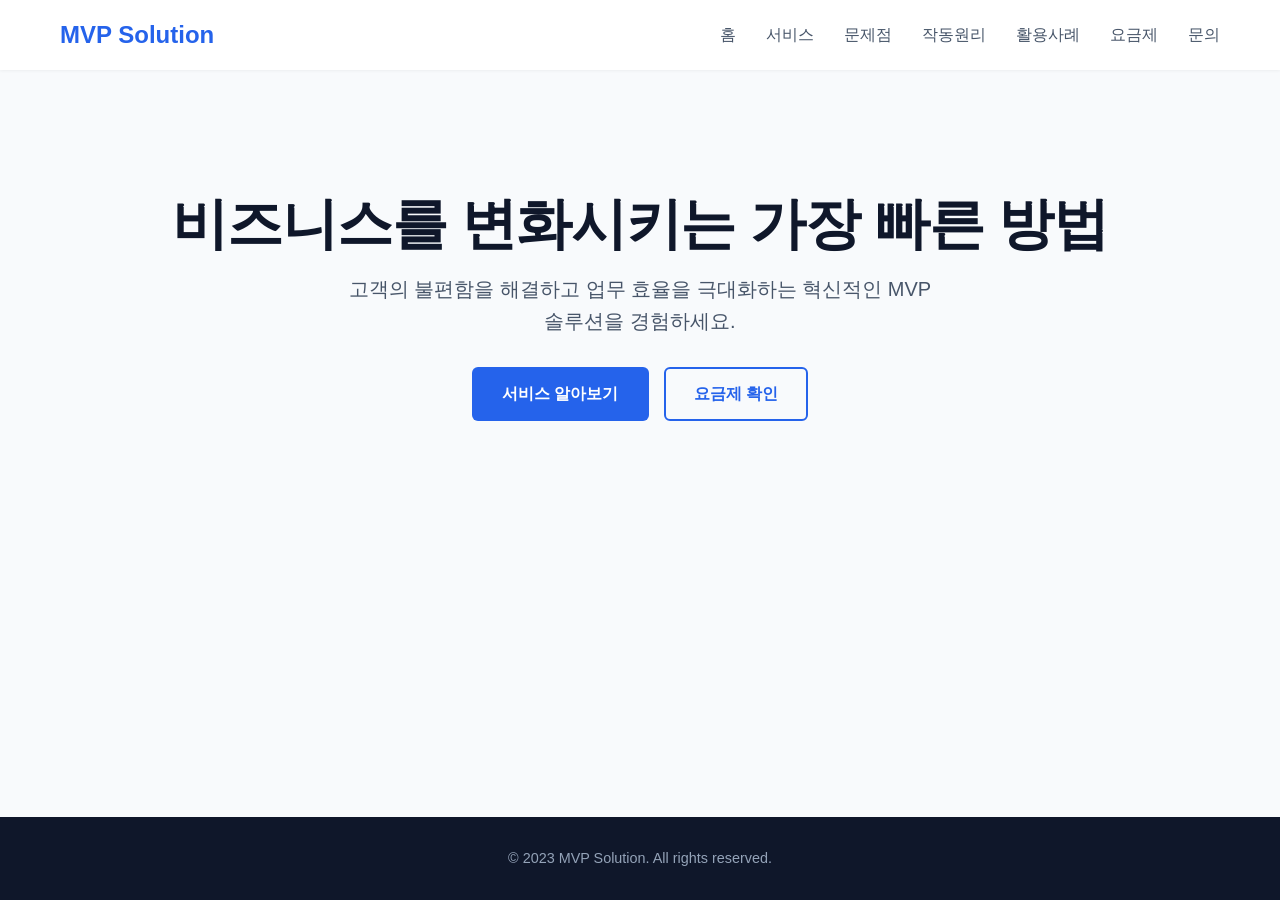
<file: index.html>
<!DOCTYPE html>
<html lang='ko'>
<head>
  <meta charset='UTF-8'>
  <meta name='viewport' content='width=device-width, initial-scale=1.0'>
  <title>MVP 솔루션 - 홈</title>
  <link rel='stylesheet' href='assets/css/style.css'>
</head>
<body>
  <header class='navbar'>
    <div class='container nav-container'>
      <a href='index.html' class='logo'>MVP Solution</a>
      <button class='menu-toggle' id='mobile-menu-btn' aria-label='메뉴 열기'>☰</button>
      <nav class='nav-menu' id='nav-menu'>
        <a href='index.html'>홈</a>
        <a href='service.html'>서비스</a>
        <a href='problem.html'>문제점</a>
        <a href='how-it-works.html'>작동원리</a>
        <a href='use-cases.html'>활용사례</a>
        <a href='pricing.html'>요금제</a>
        <a href='contact.html'>문의</a>
      </nav>
    </div>
  </header>
  <main class='container section text-center hero-section'>
    <h1 class='hero-title'>비즈니스를 변화시키는 가장 빠른 방법</h1>
    <p class='hero-desc'>고객의 불편함을 해결하고 업무 효율을 극대화하는 혁신적인 MVP 솔루션을 경험하세요.</p>
    <div class='btn-group'>
      <a href='service.html' class='btn btn-primary'>서비스 알아보기</a>
      <a href='pricing.html' class='btn btn-outline'>요금제 확인</a>
    </div>
  </main>
  <footer>
    <div class='container text-center'>
      <p>&copy; 2023 MVP Solution. All rights reserved.</p>
    </div>
  </footer>
  <script src='assets/js/main.js'></script>
</body>
</html>
</file>
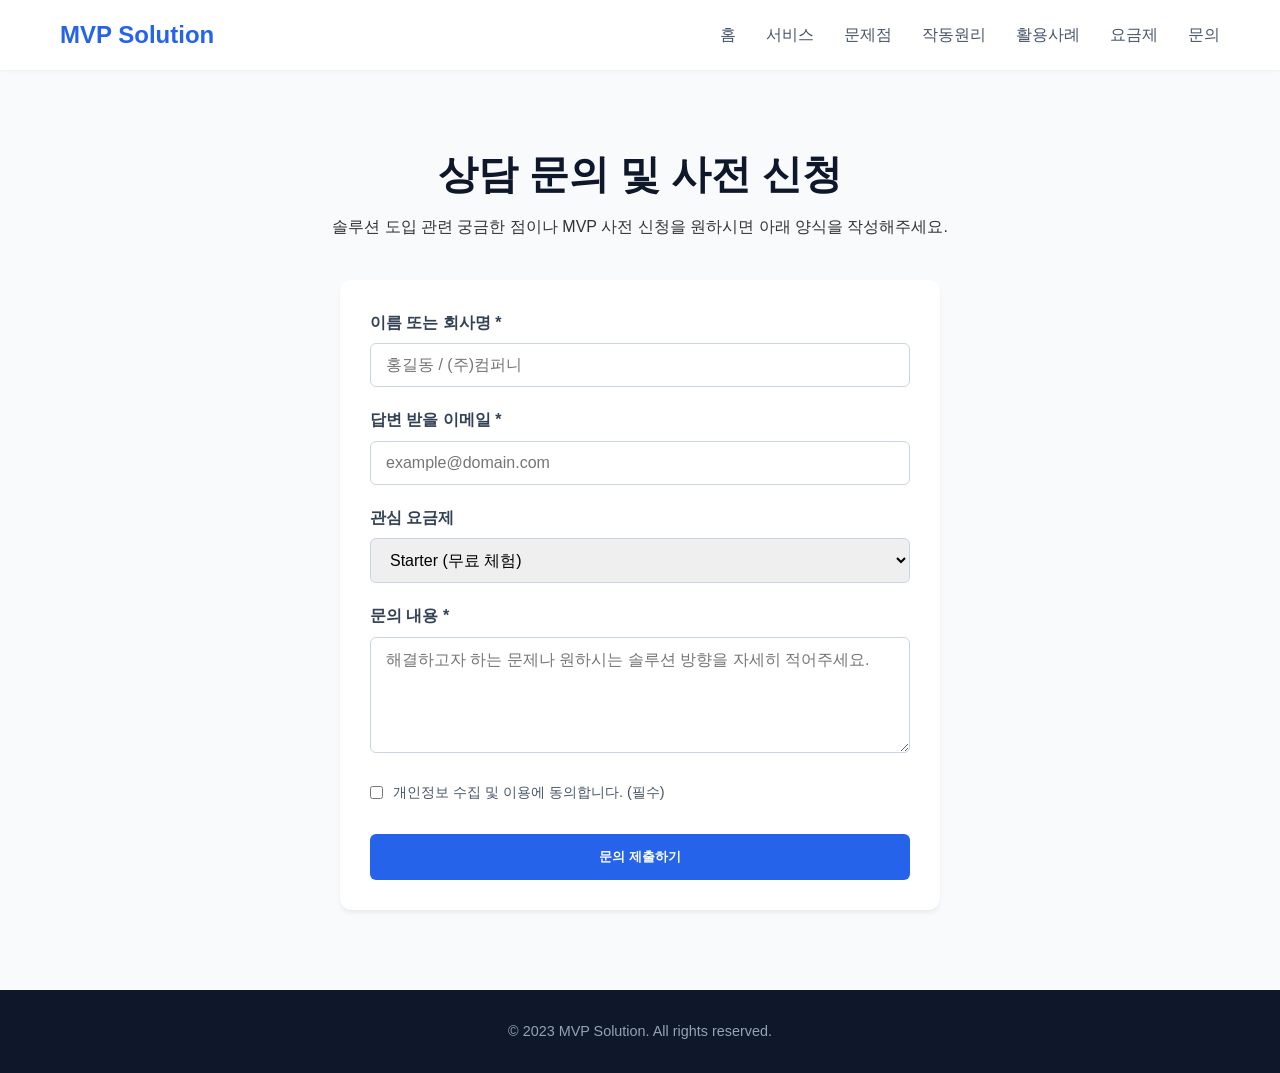
<file: contact.html>
<!DOCTYPE html>
<html lang='ko'>
<head>
  <meta charset='UTF-8'>
  <meta name='viewport' content='width=device-width, initial-scale=1.0'>
  <title>MVP 솔루션 - 문의하기</title>
  <link rel='stylesheet' href='assets/css/style.css'>
</head>
<body>
  <header class='navbar'>
    <div class='container nav-container'>
      <a href='index.html' class='logo'>MVP Solution</a>
      <button class='menu-toggle' id='mobile-menu-btn' aria-label='메뉴 열기'>☰</button>
      <nav class='nav-menu' id='nav-menu'>
        <a href='index.html'>홈</a>
        <a href='service.html'>서비스</a>
        <a href='problem.html'>문제점</a>
        <a href='how-it-works.html'>작동원리</a>
        <a href='use-cases.html'>활용사례</a>
        <a href='pricing.html'>요금제</a>
        <a href='contact.html'>문의</a>
      </nav>
    </div>
  </header>
  <main class='container section'>
    <h1 class='text-center'>상담 문의 및 사전 신청</h1>
    <p class='text-center mb-40'>솔루션 도입 관련 궁금한 점이나 MVP 사전 신청을 원하시면 아래 양식을 작성해주세요.</p>
    <div class='card form-container'>
      <form id='contactForm'>
        <div class='form-group'>
          <label for='name'>이름 또는 회사명 *</label>
          <input type='text' id='name' class='form-control' required placeholder='홍길동 / (주)컴퍼니'>
        </div>
        <div class='form-group'>
          <label for='email'>답변 받을 이메일 *</label>
          <input type='email' id='email' class='form-control' required placeholder='example@domain.com'>
        </div>
        <div class='form-group'>
          <label for='interest'>관심 요금제</label>
          <select id='interest' class='form-control'>
            <option value='starter'>Starter (무료 체험)</option>
            <option value='pro'>Professional (사전 신청)</option>
            <option value='enterprise'>Enterprise (도입 문의)</option>
          </select>
        </div>
        <div class='form-group'>
          <label for='message'>문의 내용 *</label>
          <textarea id='message' class='form-control' rows='5' required placeholder='해결하고자 하는 문제나 원하시는 솔루션 방향을 자세히 적어주세요.'></textarea>
        </div>
        <div class='checkbox-group'>
          <input type='checkbox' id='privacy' required>
          <label for='privacy'>개인정보 수집 및 이용에 동의합니다. (필수)</label>
        </div>
        <button type='submit' class='btn btn-primary btn-block'>문의 제출하기</button>
      </form>
    </div>
  </main>
  <footer>
    <div class='container text-center'>
      <p>&copy; 2023 MVP Solution. All rights reserved.</p>
    </div>
  </footer>
  <script src='assets/js/main.js'></script>
</body>
</html>
</file>
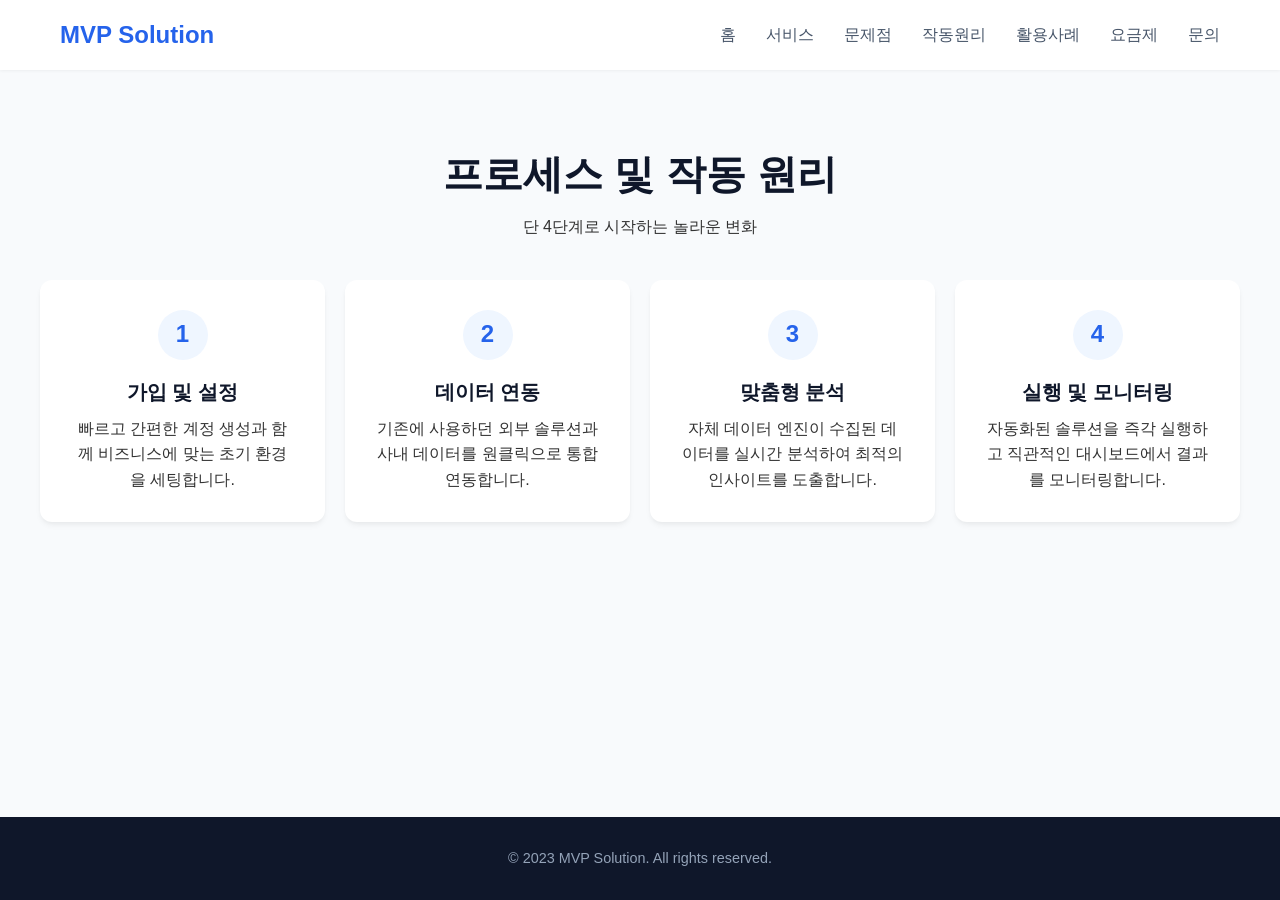
<file: how-it-works.html>
<!DOCTYPE html>
<html lang='ko'>
<head>
  <meta charset='UTF-8'>
  <meta name='viewport' content='width=device-width, initial-scale=1.0'>
  <title>MVP 솔루션 - 작동원리</title>
  <link rel='stylesheet' href='assets/css/style.css'>
</head>
<body>
  <header class='navbar'>
    <div class='container nav-container'>
      <a href='index.html' class='logo'>MVP Solution</a>
      <button class='menu-toggle' id='mobile-menu-btn' aria-label='메뉴 열기'>☰</button>
      <nav class='nav-menu' id='nav-menu'>
        <a href='index.html'>홈</a>
        <a href='service.html'>서비스</a>
        <a href='problem.html'>문제점</a>
        <a href='how-it-works.html'>작동원리</a>
        <a href='use-cases.html'>활용사례</a>
        <a href='pricing.html'>요금제</a>
        <a href='contact.html'>문의</a>
      </nav>
    </div>
  </header>
  <main class='container section'>
    <h1 class='text-center'>프로세스 및 작동 원리</h1>
    <p class='text-center mb-40'>단 4단계로 시작하는 놀라운 변화</p>
    <div class='grid-4'>
      <div class='card text-center step-card'>
        <div class='step-number'>1</div>
        <h3>가입 및 설정</h3>
        <p>빠르고 간편한 계정 생성과 함께 비즈니스에 맞는 초기 환경을 세팅합니다.</p>
      </div>
      <div class='card text-center step-card'>
        <div class='step-number'>2</div>
        <h3>데이터 연동</h3>
        <p>기존에 사용하던 외부 솔루션과 사내 데이터를 원클릭으로 통합 연동합니다.</p>
      </div>
      <div class='card text-center step-card'>
        <div class='step-number'>3</div>
        <h3>맞춤형 분석</h3>
        <p>자체 데이터 엔진이 수집된 데이터를 실시간 분석하여 최적의 인사이트를 도출합니다.</p>
      </div>
      <div class='card text-center step-card'>
        <div class='step-number'>4</div>
        <h3>실행 및 모니터링</h3>
        <p>자동화된 솔루션을 즉각 실행하고 직관적인 대시보드에서 결과를 모니터링합니다.</p>
      </div>
    </div>
  </main>
  <footer>
    <div class='container text-center'>
      <p>&copy; 2023 MVP Solution. All rights reserved.</p>
    </div>
  </footer>
  <script src='assets/js/main.js'></script>
</body>
</html>
</file>
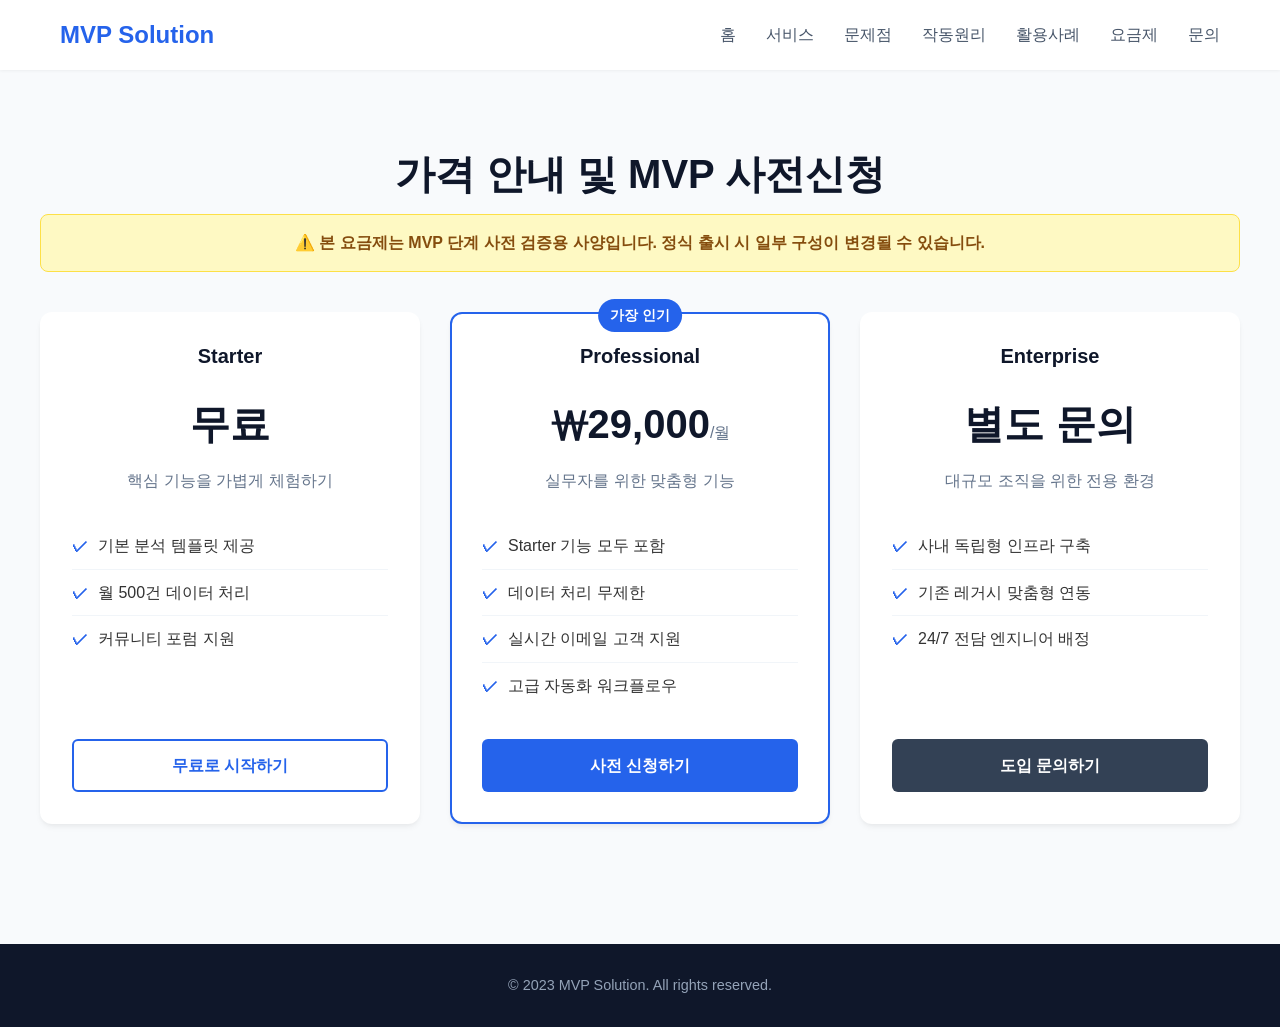
<file: pricing.html>
<!DOCTYPE html>
<html lang='ko'>
<head>
  <meta charset='UTF-8'>
  <meta name='viewport' content='width=device-width, initial-scale=1.0'>
  <title>MVP 솔루션 - 요금안내</title>
  <link rel='stylesheet' href='assets/css/style.css'>
</head>
<body>
  <header class='navbar'>
    <div class='container nav-container'>
      <a href='index.html' class='logo'>MVP Solution</a>
      <button class='menu-toggle' id='mobile-menu-btn' aria-label='메뉴 열기'>☰</button>
      <nav class='nav-menu' id='nav-menu'>
        <a href='index.html'>홈</a>
        <a href='service.html'>서비스</a>
        <a href='problem.html'>문제점</a>
        <a href='how-it-works.html'>작동원리</a>
        <a href='use-cases.html'>활용사례</a>
        <a href='pricing.html'>요금제</a>
        <a href='contact.html'>문의</a>
      </nav>
    </div>
  </header>
  <main class='container section'>
    <h1 class='text-center'>가격 안내 및 MVP 사전신청</h1>
    <div class='mvp-notice'>
      <p>⚠️ 본 요금제는 MVP 단계 사전 검증용 사양입니다. 정식 출시 시 일부 구성이 변경될 수 있습니다.</p>
    </div>
    <div class='grid-3 mb-40'>
      <div class='card text-center pricing-card'>
        <h3>Starter</h3>
        <h2 class='price'>무료</h2>
        <p class='text-muted'>핵심 기능을 가볍게 체험하기</p>
        <ul class='pricing-features'>
          <li>기본 분석 템플릿 제공</li>
          <li>월 500건 데이터 처리</li>
          <li>커뮤니티 포럼 지원</li>
        </ul>
        <a href='contact.html' class='btn btn-outline btn-block'>무료로 시작하기</a>
      </div>
      <div class='card text-center pricing-card popular'>
        <div class='badge badge-popular'>가장 인기</div>
        <h3>Professional</h3>
        <h2 class='price'>₩29,000<small>/월</small></h2>
        <p class='text-muted'>실무자를 위한 맞춤형 기능</p>
        <ul class='pricing-features'>
          <li>Starter 기능 모두 포함</li>
          <li>데이터 처리 무제한</li>
          <li>실시간 이메일 고객 지원</li>
          <li>고급 자동화 워크플로우</li>
        </ul>
        <a href='contact.html' class='btn btn-primary btn-block'>사전 신청하기</a>
      </div>
      <div class='card text-center pricing-card'>
        <h3>Enterprise</h3>
        <h2 class='price'>별도 문의</h2>
        <p class='text-muted'>대규모 조직을 위한 전용 환경</p>
        <ul class='pricing-features'>
          <li>사내 독립형 인프라 구축</li>
          <li>기존 레거시 맞춤형 연동</li>
          <li>24/7 전담 엔지니어 배정</li>
        </ul>
        <a href='contact.html' class='btn btn-dark btn-block'>도입 문의하기</a>
      </div>
    </div>
  </main>
  <footer>
    <div class='container text-center'>
      <p>&copy; 2023 MVP Solution. All rights reserved.</p>
    </div>
  </footer>
  <script src='assets/js/main.js'></script>
</body>
</html>
</file>
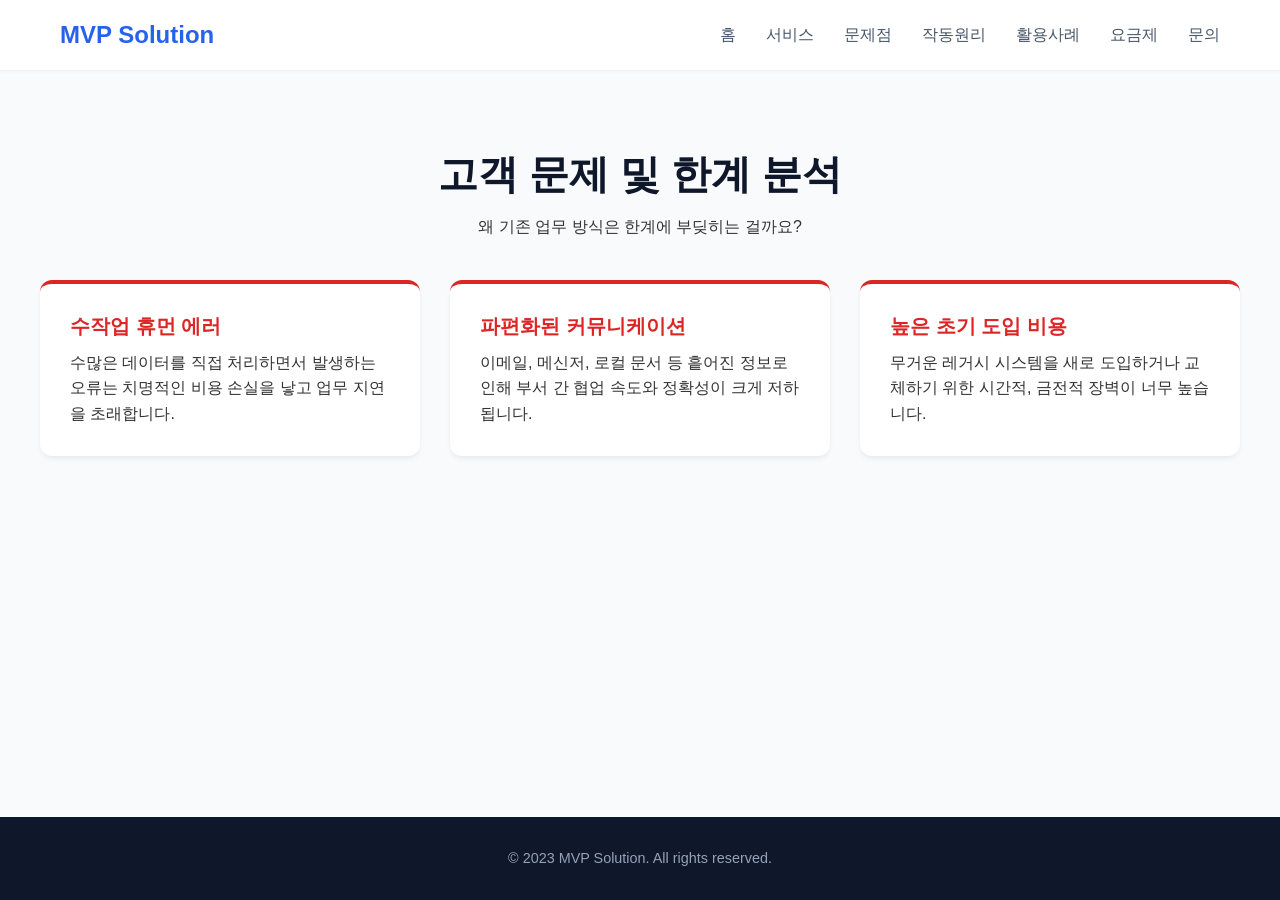
<file: problem.html>
<!DOCTYPE html>
<html lang='ko'>
<head>
  <meta charset='UTF-8'>
  <meta name='viewport' content='width=device-width, initial-scale=1.0'>
  <title>MVP 솔루션 - 문제점 분석</title>
  <link rel='stylesheet' href='assets/css/style.css'>
</head>
<body>
  <header class='navbar'>
    <div class='container nav-container'>
      <a href='index.html' class='logo'>MVP Solution</a>
      <button class='menu-toggle' id='mobile-menu-btn' aria-label='메뉴 열기'>☰</button>
      <nav class='nav-menu' id='nav-menu'>
        <a href='index.html'>홈</a>
        <a href='service.html'>서비스</a>
        <a href='problem.html'>문제점</a>
        <a href='how-it-works.html'>작동원리</a>
        <a href='use-cases.html'>활용사례</a>
        <a href='pricing.html'>요금제</a>
        <a href='contact.html'>문의</a>
      </nav>
    </div>
  </header>
  <main class='container section'>
    <h1 class='text-center'>고객 문제 및 한계 분석</h1>
    <p class='text-center mb-40'>왜 기존 업무 방식은 한계에 부딪히는 걸까요?</p>
    <div class='grid-3'>
      <div class='card border-danger'>
        <h3 class='text-danger'>수작업 휴먼 에러</h3>
        <p>수많은 데이터를 직접 처리하면서 발생하는 오류는 치명적인 비용 손실을 낳고 업무 지연을 초래합니다.</p>
      </div>
      <div class='card border-danger'>
        <h3 class='text-danger'>파편화된 커뮤니케이션</h3>
        <p>이메일, 메신저, 로컬 문서 등 흩어진 정보로 인해 부서 간 협업 속도와 정확성이 크게 저하됩니다.</p>
      </div>
      <div class='card border-danger'>
        <h3 class='text-danger'>높은 초기 도입 비용</h3>
        <p>무거운 레거시 시스템을 새로 도입하거나 교체하기 위한 시간적, 금전적 장벽이 너무 높습니다.</p>
      </div>
    </div>
  </main>
  <footer>
    <div class='container text-center'>
      <p>&copy; 2023 MVP Solution. All rights reserved.</p>
    </div>
  </footer>
  <script src='assets/js/main.js'></script>
</body>
</html>
</file>
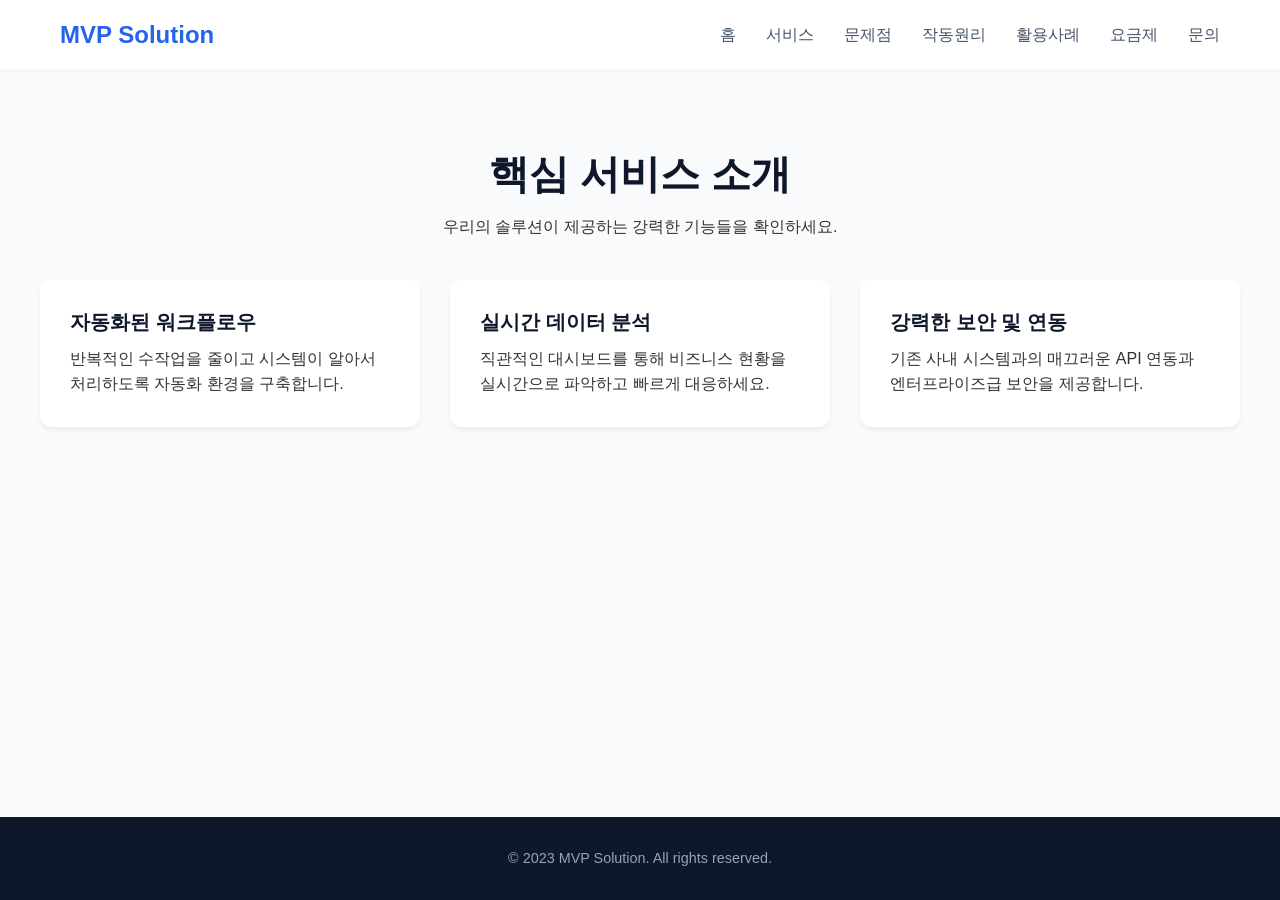
<file: service.html>
<!DOCTYPE html>
<html lang='ko'>
<head>
  <meta charset='UTF-8'>
  <meta name='viewport' content='width=device-width, initial-scale=1.0'>
  <title>MVP 솔루션 - 서비스 소개</title>
  <link rel='stylesheet' href='assets/css/style.css'>
</head>
<body>
  <header class='navbar'>
    <div class='container nav-container'>
      <a href='index.html' class='logo'>MVP Solution</a>
      <button class='menu-toggle' id='mobile-menu-btn' aria-label='메뉴 열기'>☰</button>
      <nav class='nav-menu' id='nav-menu'>
        <a href='index.html'>홈</a>
        <a href='service.html'>서비스</a>
        <a href='problem.html'>문제점</a>
        <a href='how-it-works.html'>작동원리</a>
        <a href='use-cases.html'>활용사례</a>
        <a href='pricing.html'>요금제</a>
        <a href='contact.html'>문의</a>
      </nav>
    </div>
  </header>
  <main class='container section'>
    <h1 class='text-center'>핵심 서비스 소개</h1>
    <p class='text-center mb-40'>우리의 솔루션이 제공하는 강력한 기능들을 확인하세요.</p>
    <div class='grid-3'>
      <div class='card'>
        <h3>자동화된 워크플로우</h3>
        <p>반복적인 수작업을 줄이고 시스템이 알아서 처리하도록 자동화 환경을 구축합니다.</p>
      </div>
      <div class='card'>
        <h3>실시간 데이터 분석</h3>
        <p>직관적인 대시보드를 통해 비즈니스 현황을 실시간으로 파악하고 빠르게 대응하세요.</p>
      </div>
      <div class='card'>
        <h3>강력한 보안 및 연동</h3>
        <p>기존 사내 시스템과의 매끄러운 API 연동과 엔터프라이즈급 보안을 제공합니다.</p>
      </div>
    </div>
  </main>
  <footer>
    <div class='container text-center'>
      <p>&copy; 2023 MVP Solution. All rights reserved.</p>
    </div>
  </footer>
  <script src='assets/js/main.js'></script>
</body>
</html>
</file>
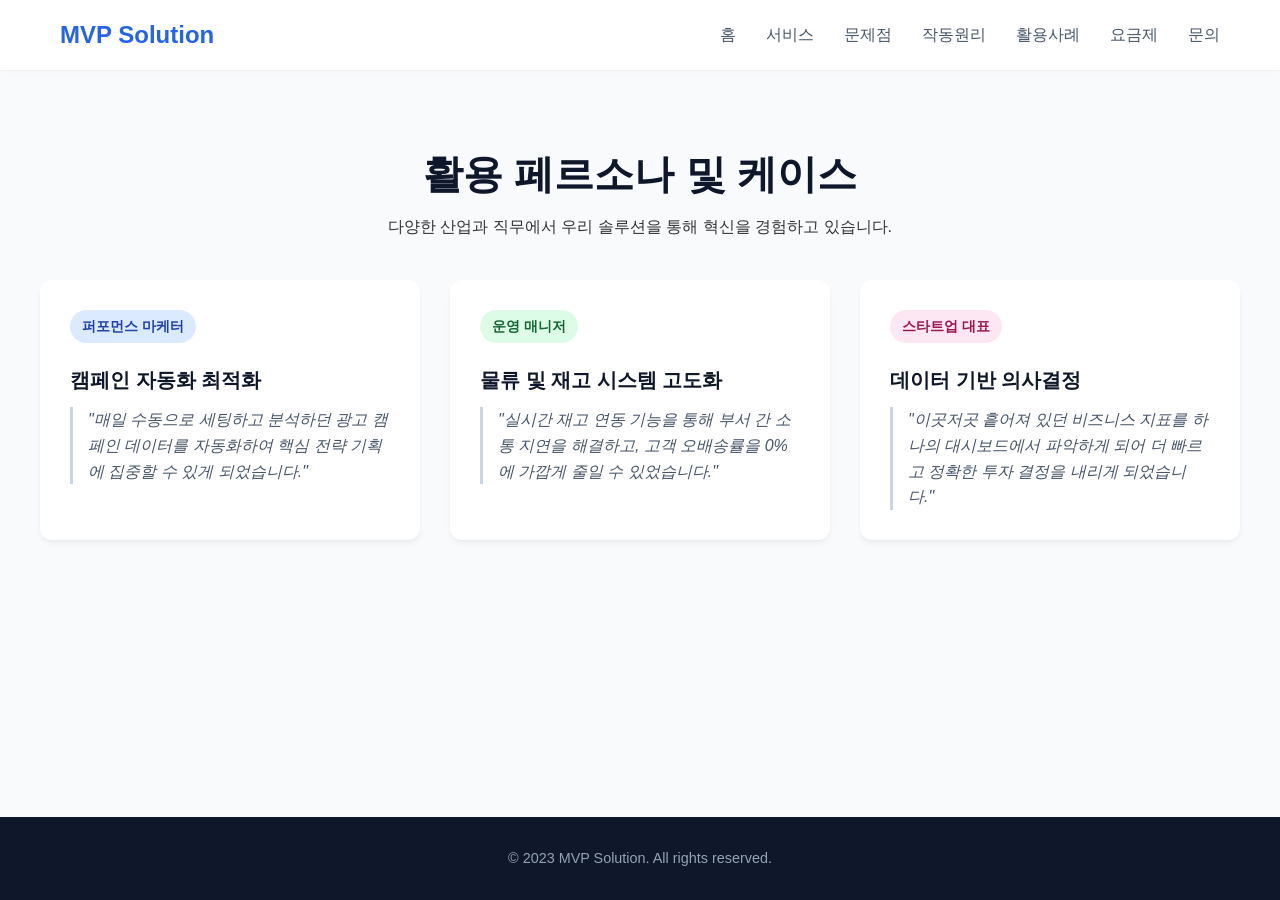
<file: use-cases.html>
<!DOCTYPE html>
<html lang='ko'>
<head>
  <meta charset='UTF-8'>
  <meta name='viewport' content='width=device-width, initial-scale=1.0'>
  <title>MVP 솔루션 - 활용사례</title>
  <link rel='stylesheet' href='assets/css/style.css'>
</head>
<body>
  <header class='navbar'>
    <div class='container nav-container'>
      <a href='index.html' class='logo'>MVP Solution</a>
      <button class='menu-toggle' id='mobile-menu-btn' aria-label='메뉴 열기'>☰</button>
      <nav class='nav-menu' id='nav-menu'>
        <a href='index.html'>홈</a>
        <a href='service.html'>서비스</a>
        <a href='problem.html'>문제점</a>
        <a href='how-it-works.html'>작동원리</a>
        <a href='use-cases.html'>활용사례</a>
        <a href='pricing.html'>요금제</a>
        <a href='contact.html'>문의</a>
      </nav>
    </div>
  </header>
  <main class='container section'>
    <h1 class='text-center'>활용 페르소나 및 케이스</h1>
    <p class='text-center mb-40'>다양한 산업과 직무에서 우리 솔루션을 통해 혁신을 경험하고 있습니다.</p>
    <div class='grid-3'>
      <div class='card'>
        <div class='badge badge-blue'>퍼포먼스 마케터</div>
        <h3 class='mt-10'>캠페인 자동화 최적화</h3>
        <p class='quote'>"매일 수동으로 세팅하고 분석하던 광고 캠페인 데이터를 자동화하여 핵심 전략 기획에 집중할 수 있게 되었습니다."</p>
      </div>
      <div class='card'>
        <div class='badge badge-green'>운영 매니저</div>
        <h3 class='mt-10'>물류 및 재고 시스템 고도화</h3>
        <p class='quote'>"실시간 재고 연동 기능을 통해 부서 간 소통 지연을 해결하고, 고객 오배송률을 0%에 가깝게 줄일 수 있었습니다."</p>
      </div>
      <div class='card'>
        <div class='badge badge-pink'>스타트업 대표</div>
        <h3 class='mt-10'>데이터 기반 의사결정</h3>
        <p class='quote'>"이곳저곳 흩어져 있던 비즈니스 지표를 하나의 대시보드에서 파악하게 되어 더 빠르고 정확한 투자 결정을 내리게 되었습니다."</p>
      </div>
    </div>
  </main>
  <footer>
    <div class='container text-center'>
      <p>&copy; 2023 MVP Solution. All rights reserved.</p>
    </div>
  </footer>
  <script src='assets/js/main.js'></script>
</body>
</html>
</file>
<file: assets/css/style.css>
/* CSS Reset & Base */
* { margin: 0; padding: 0; box-sizing: border-box; }
body { font-family: -apple-system, BlinkMacSystemFont, 'Segoe UI', Roboto, 'Helvetica Neue', Arial, sans-serif; line-height: 1.6; color: #333; background-color: #f8fafc; display: flex; flex-direction: column; min-height: 100vh; }
a { text-decoration: none; color: inherit; }
img { max-width: 100%; height: auto; }
ul { list-style: none; }

/* Typography */
h1, h2, h3 { color: #0f172a; font-weight: 700; line-height: 1.2; }
h1 { font-size: 2.5rem; margin-bottom: 1rem; }
h2 { font-size: 2rem; margin-bottom: 1rem; }
h3 { font-size: 1.25rem; margin-bottom: 0.75rem; }
.text-center { text-align: center; }
.text-danger { color: #dc2626; }
.text-muted { color: #64748b; }
.mt-10 { margin-top: 10px; }
.mb-40 { margin-bottom: 40px; }

/* Layout */
.container { width: 100%; max-width: 1200px; margin: 0 auto; padding: 0 20px; }
.section { padding: 80px 0; flex: 1; }

/* Grid System - Mobile First via Media Queries */
.grid-3 { display: grid; grid-template-columns: repeat(3, 1fr); gap: 30px; }
.grid-4 { display: grid; grid-template-columns: repeat(4, 1fr); gap: 20px; }

/* Navbar */
.navbar { background: #ffffff; box-shadow: 0 1px 3px rgba(0,0,0,0.05); position: sticky; top: 0; z-index: 1000; }
.nav-container { display: flex; justify-content: space-between; align-items: center; height: 70px; }
.logo { font-size: 1.5rem; font-weight: 800; color: #2563eb; }
.nav-menu { display: flex; gap: 30px; }
.nav-menu a { font-weight: 500; color: #475569; transition: color 0.2s; }
.nav-menu a:hover { color: #2563eb; }
.menu-toggle { display: none; background: transparent; border: none; font-size: 1.75rem; cursor: pointer; color: #0f172a; }

/* Components */
.card { background: #ffffff; border-radius: 12px; padding: 30px; box-shadow: 0 4px 6px -1px rgba(0,0,0,0.05), 0 2px 4px -1px rgba(0,0,0,0.03); transition: transform 0.2s ease, box-shadow 0.2s ease; }
.card:hover { transform: translateY(-5px); box-shadow: 0 10px 15px -3px rgba(0,0,0,0.1); }
.border-danger { border-top: 4px solid #dc2626; }

.btn { display: inline-block; padding: 12px 28px; border-radius: 6px; font-weight: 600; text-align: center; cursor: pointer; transition: all 0.2s; border: 2px solid transparent; }
.btn-primary { background: #2563eb; color: #ffffff !important; }
.btn-primary:hover { background: #1d4ed8; }
.btn-outline { background: transparent; color: #2563eb !important; border-color: #2563eb; }
.btn-outline:hover { background: #eff6ff; }
.btn-dark { background: #334155; color: #ffffff !important; }
.btn-dark:hover { background: #1e293b; }
.btn-block { display: block; width: 100%; }
.btn-group { display: flex; justify-content: center; gap: 15px; margin-top: 30px; }

/* Specific Page Styles */
.hero-section { padding: 120px 20px; }
.hero-title { font-size: 3.5rem; letter-spacing: -0.02em; }
.hero-desc { font-size: 1.25rem; color: #475569; max-width: 600px; margin: 0 auto; }

.step-number { width: 50px; height: 50px; border-radius: 50%; background: #eff6ff; color: #2563eb; display: flex; align-items: center; justify-content: center; font-size: 1.5rem; font-weight: bold; margin: 0 auto 20px; }
.quote { font-style: italic; color: #475569; border-left: 3px solid #cbd5e1; padding-left: 15px; margin-top: 15px; }

.badge { display: inline-block; padding: 6px 12px; border-radius: 20px; font-size: 0.85rem; font-weight: 600; margin-bottom: 15px; }
.badge-blue { background: #dbeafe; color: #1e40af; }
.badge-green { background: #dcfce7; color: #166534; }
.badge-pink { background: #fce7f3; color: #9d174d; }
.badge-popular { background: #2563eb; color: #ffffff; position: absolute; top: -15px; left: 50%; transform: translateX(-50%); }

.mvp-notice { background: #fef9c3; border: 1px solid #fde047; color: #854d0e; padding: 15px; border-radius: 8px; text-align: center; font-weight: 600; margin-bottom: 40px; }

.pricing-card { position: relative; border: 2px solid transparent; display: flex; flex-direction: column; }
.pricing-card.popular { border-color: #2563eb; }
.price { font-size: 2.5rem; margin: 20px 0; }
.price small { font-size: 1rem; color: #64748b; font-weight: normal; }
.pricing-features { text-align: left; margin: 30px 0; flex: 1; }
.pricing-features li { padding: 10px 0; border-bottom: 1px solid #f1f5f9; }
.pricing-features li:last-child { border-bottom: none; }
.pricing-features li::before { content: '✓'; color: #2563eb; font-weight: bold; margin-right: 10px; }

.form-container { max-width: 600px; margin: 0 auto; }
.form-group { margin-bottom: 20px; }
.form-group label { display: block; font-weight: 600; margin-bottom: 8px; color: #334155; }
.form-control { width: 100%; padding: 12px 15px; border: 1px solid #cbd5e1; border-radius: 6px; font-size: 1rem; transition: border-color 0.2s; font-family: inherit; }
.form-control:focus { outline: none; border-color: #2563eb; box-shadow: 0 0 0 3px rgba(37,99,235,0.1); }
.checkbox-group { display: flex; align-items: flex-start; gap: 10px; margin-bottom: 30px; }
.checkbox-group input { margin-top: 5px; }
.checkbox-group label { font-size: 0.9rem; color: #475569; cursor: pointer; }

/* Footer */
footer { background: #0f172a; color: #94a3b8; padding: 30px 0; font-size: 0.9rem; }

/* Responsive Design: Strict Mobile 1 Column under 767px */
@media (max-width: 767px) {
  .grid-3, .grid-4 { grid-template-columns: 1fr; }
  .nav-menu { display: none; position: absolute; top: 70px; left: 0; width: 100%; background: #ffffff; flex-direction: column; gap: 0; padding: 10px 0; box-shadow: 0 4px 6px -1px rgba(0,0,0,0.1); }
  .nav-menu.active { display: flex; }
  .nav-menu a { padding: 15px 20px; display: block; border-bottom: 1px solid #f1f5f9; }
  .menu-toggle { display: block; }
  .hero-title { font-size: 2.2rem; }
  .btn-group { flex-direction: column; }
  .btn { width: 100%; }
}
</file>
